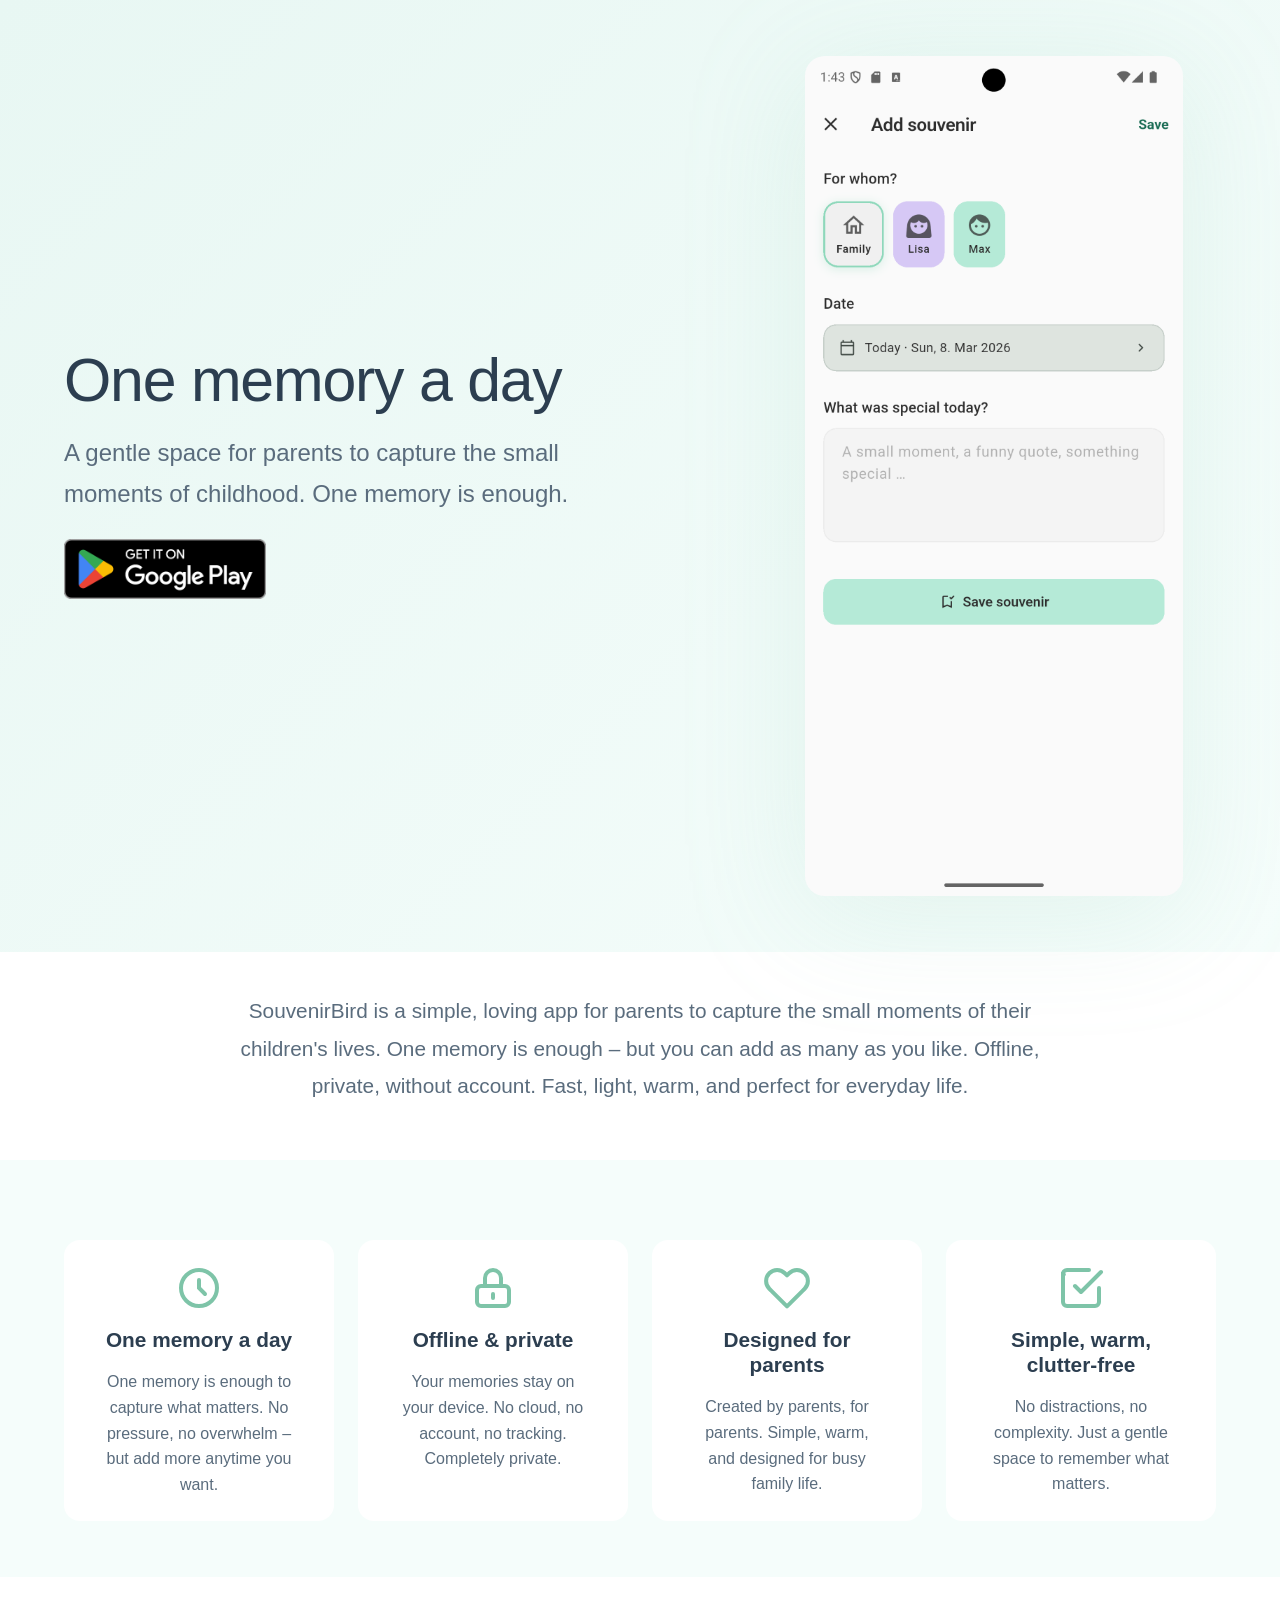
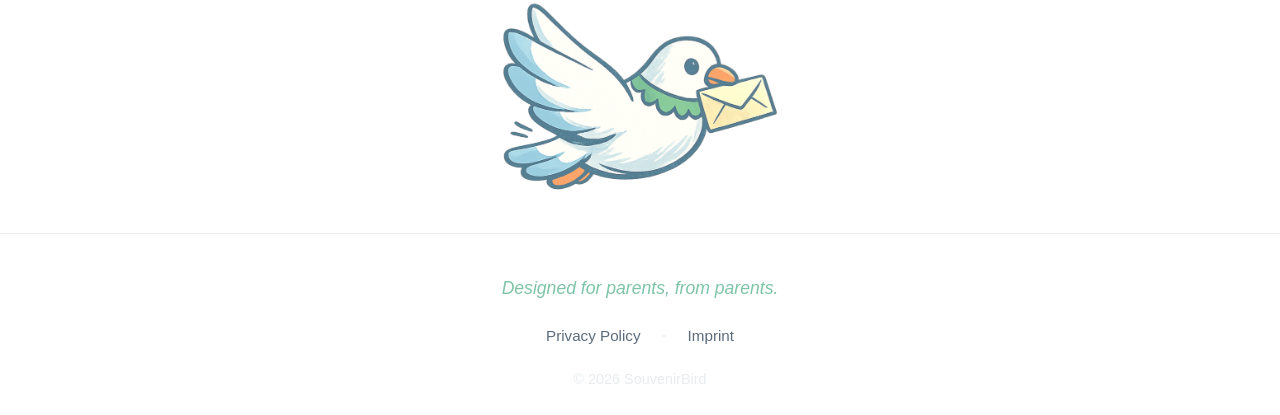
<file: index.html>
<!DOCTYPE html>
<html lang="en">
<head>
    <meta charset="UTF-8">
    <meta name="viewport" content="width=device-width, initial-scale=1.0">
    <meta name="referrer" content="no-referrer">
    <meta http-equiv="Content-Security-Policy" content="default-src 'self'; style-src 'self' 'unsafe-inline'; img-src 'self' data: https:; font-src 'self'; script-src 'self'; connect-src 'self';">
    
    <title>SouvenirBird - One Memory a Day | Simple Memory App for Parents</title>
    <meta name="description" content="SouvenirBird is a simple, loving memory app for parents to capture daily moments of childhood. Offline, private, no account needed. A gentle space for family memories, baby journal, and daily memories.">
    <meta name="keywords" content="parents, memory app, baby journal, family moments, daily memories, simple diary, parenting app, childhood memories">
    
    <!-- Open Graph / Social Media -->
    <meta property="og:type" content="website">
    <meta property="og:title" content="SouvenirBird - One Memory a Day">
    <meta property="og:description" content="A gentle space for parents to capture the small moments of childhood.">
    <meta property="og:image" content="images/og-image.png">
    
    <link rel="stylesheet" href="css/styles.css">
    <link rel="icon" type="image/png" href="images/favicon.png">
    <link rel="apple-touch-icon" sizes="180x180" href="images/favicon.png">
    <link rel="manifest" href="manifest.json">
</head>
<body>
    <!-- Hero Section -->
    <header class="hero">
        <div class="container">
            <div class="hero-content">
                <div class="hero-text">
                    <h1>One memory a day</h1>
                    <p class="subtitle">A gentle space for parents to capture the small moments of childhood. One memory is enough.</p>
                    
                    <div class="cta-primary">
                        <a href="https://play.google.com/store/apps/details?id=app.lueders.souvenirbird" 
                           class="google-play-button" 
                           target="_blank" 
                           rel="noopener">
                            <img src="images/google-play-badge.png" alt="Get it on Google Play" class="play-badge">
                        </a>
                    </div>
                </div>
                
                <div class="hero-image">
                    <img src="images/Screenshot_1772977403.png" alt="SouvenirBird App Screenshot" class="app-preview">
                </div>
            </div>
        </div>
    </header>

    <!-- Description Section -->
    <section class="description">
        <div class="container">
            <div class="description-content">
                <p class="lead">
                    SouvenirBird is a simple, loving app for parents to capture the small moments 
                    of their children's lives. One memory is enough – but you can add as many as you like. 
                    Offline, private, without account. Fast, light, warm, and perfect for everyday life.
                </p>
            </div>
        </div>
    </section>

    <!-- Features Section -->
    <section class="features">
        <div class="container">
            <div class="features-grid">
                <div class="feature">
                    <div class="feature-icon">
                        <svg width="48" height="48" viewBox="0 0 24 24" fill="none">
                            <path d="M12 8V12L15 15" stroke="#7EC4A8" stroke-width="2" stroke-linecap="round"/>
                            <circle cx="12" cy="12" r="9" stroke="#7EC4A8" stroke-width="2"/>
                        </svg>
                    </div>
                    <h3>One memory a day</h3>
                    <p>One memory is enough to capture what matters. No pressure, no overwhelm – but add more anytime you want.</p>
                </div>
                
                <div class="feature">
                    <div class="feature-icon">
                        <svg width="48" height="48" viewBox="0 0 24 24" fill="none">
                            <path d="M12 15V17M6 21H18C19.1046 21 20 20.1046 20 19V13C20 11.8954 19.1046 11 18 11H6C4.89543 11 4 11.8954 4 13V19C4 20.1046 4.89543 21 6 21Z" stroke="#7EC4A8" stroke-width="2" stroke-linecap="round"/>
                            <path d="M8 11V7C8 4.79086 9.79086 3 12 3C14.2091 3 16 4.79086 16 7V11" stroke="#7EC4A8" stroke-width="2" stroke-linecap="round"/>
                        </svg>
                    </div>
                    <h3>Offline & private</h3>
                    <p>Your memories stay on your device. No cloud, no account, no tracking. Completely private.</p>
                </div>
                
                <div class="feature">
                    <div class="feature-icon">
                        <svg width="48" height="48" viewBox="0 0 24 24" fill="none">
                            <path d="M20.84 4.61a5.5 5.5 0 0 0-7.78 0L12 5.67l-1.06-1.06a5.5 5.5 0 0 0-7.78 7.78l1.06 1.06L12 21.23l7.78-7.78 1.06-1.06a5.5 5.5 0 0 0 0-7.78z" stroke="#7EC4A8" stroke-width="2" stroke-linecap="round" stroke-linejoin="round"/>
                        </svg>
                    </div>
                    <h3>Designed for parents</h3>
                    <p>Created by parents, for parents. Simple, warm, and designed for busy family life.</p>
                </div>
                
                <div class="feature">
                    <div class="feature-icon">
                        <svg width="48" height="48" viewBox="0 0 24 24" fill="none">
                            <path d="M9 11L12 14L22 4" stroke="#7EC4A8" stroke-width="2" stroke-linecap="round" stroke-linejoin="round"/>
                            <path d="M21 12V19C21 20.1046 20.1046 21 19 21H5C3.89543 21 3 20.1046 3 19V5C3.89543 5 3 5.89543 3 5V5C3 3.89543 3.89543 3 5 3H16" stroke="#7EC4A8" stroke-width="2" stroke-linecap="round"/>
                        </svg>
                    </div>
                    <h3>Simple, warm, clutter-free</h3>
                    <p>No distractions, no complexity. Just a gentle space to remember what matters.</p>
                </div>
            </div>
        </div>
    </section>

    <!-- Bird Illustration Section -->
    <section class="bird-section">
        <div class="container">
            <div class="bird-illustration">
                <img src="images/SouvenirBird_clear_cut.PNG" alt="SouvenirBird" class="bird-img">
            </div>
        </div>
    </section>

    <!-- Footer -->
    <footer class="footer">
        <div class="container">
            <p class="footer-tagline">Designed for parents, from parents.</p>
            <nav class="footer-links">
                <a href="privacy.html">Privacy Policy</a>
                <span class="separator">·</span>
                <a href="imprint.html">Imprint</a>
            </nav>
            <p class="footer-copyright">&copy; 2026 SouvenirBird</p>
        </div>
    </footer>
</body>
</html>
</file>
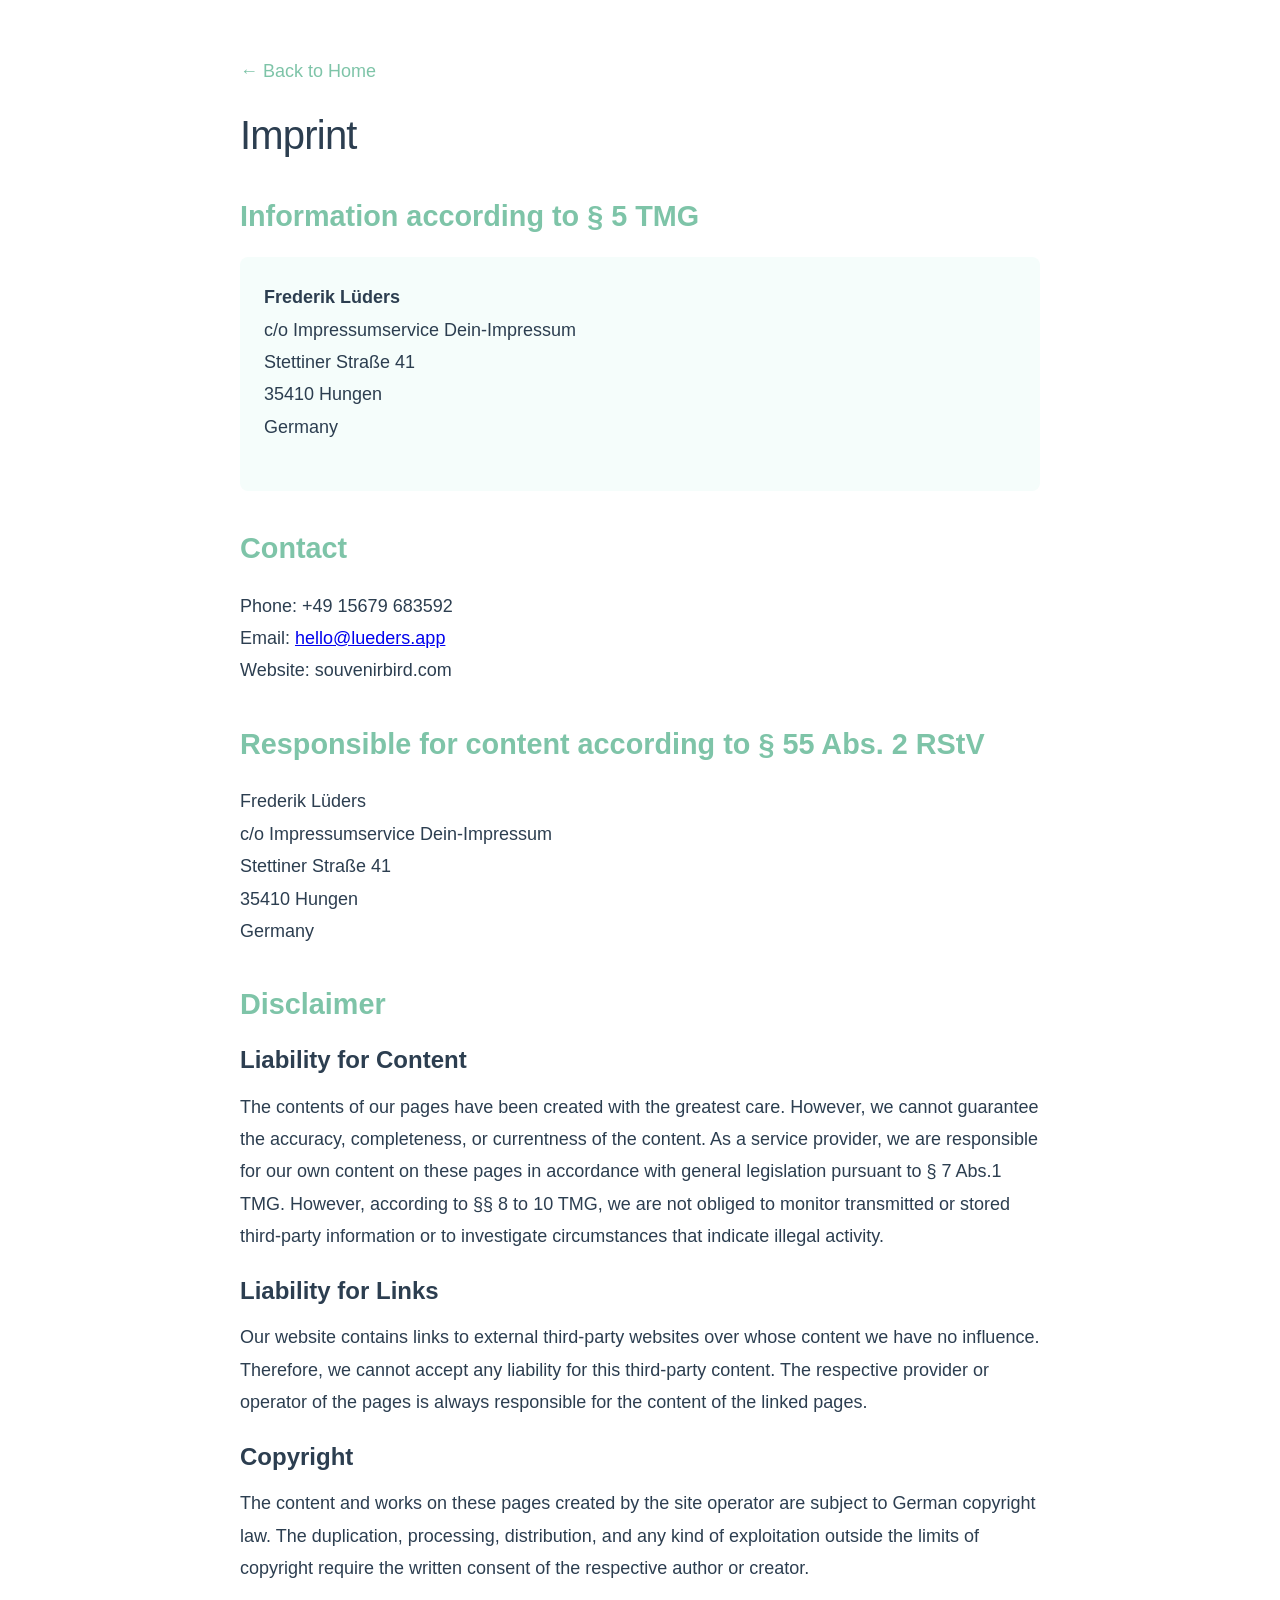
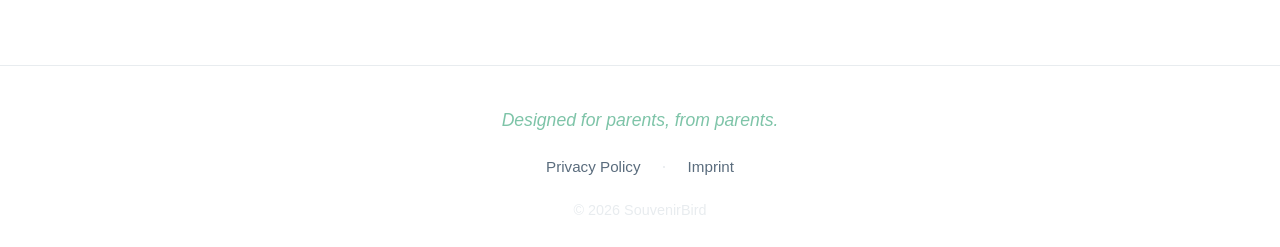
<file: imprint.html>
<!DOCTYPE html>
<html lang="en">
<head>
    <meta charset="UTF-8">
    <meta name="viewport" content="width=device-width, initial-scale=1.0">
    <meta name="referrer" content="no-referrer">
    <meta http-equiv="Content-Security-Policy" content="default-src 'self'; style-src 'self' 'unsafe-inline'; img-src 'self' data: https:; font-src 'self'; script-src 'self'; connect-src 'self';">
    
    <title>Imprint - SouvenirBird</title>
    <meta name="description" content="Imprint and legal information for SouvenirBird">
    
    <link rel="stylesheet" href="css/styles.css">
    <link rel="icon" type="image/png" href="images/favicon.png">
    
    <style>
        .legal-page {
            padding: var(--space-xl) 0;
            min-height: 70vh;
        }
        
        .legal-content {
            max-width: 800px;
            margin: 0 auto;
        }
        
        .legal-content h1 {
            font-size: 2.5rem;
            margin-bottom: var(--space-md);
            color: var(--gray-dark);
        }
        
        .legal-content h2 {
            font-size: 1.8rem;
            margin-top: var(--space-lg);
            margin-bottom: var(--space-md);
            color: var(--mint-primary);
        }
        
        .legal-content p {
            margin-bottom: var(--space-md);
            line-height: 1.8;
        }
        
        .back-link {
            display: inline-block;
            color: var(--mint-primary);
            text-decoration: none;
            margin-bottom: var(--space-md);
            transition: color 0.2s ease;
        }
        
        .back-link:hover {
            color: var(--gray-dark);
        }
        
        .contact-info {
            background: var(--mint-bg);
            padding: var(--space-md);
            border-radius: 8px;
            margin: var(--space-md) 0;
        }
    </style>
</head>
<body>
    <main class="legal-page">
        <div class="container">
            <div class="legal-content">
                <a href="index.html" class="back-link">← Back to Home</a>
                
                <h1>Imprint</h1>
                
                <h2>Information according to § 5 TMG</h2>
                <div class="contact-info">
                    <p>
                        <strong>Frederik Lüders</strong><br>
                        c/o Impressumservice Dein-Impressum<br>
                        Stettiner Straße 41<br>
                        35410 Hungen<br>
                        Germany
                    </p>
                </div>
                
                <h2>Contact</h2>
                <p>
                    Phone: +49 15679 683592<br>
                    Email: <a href="mailto:hello@lueders.app">hello@lueders.app</a><br>
                    Website: souvenirbird.com
                </p>
                
                <h2>Responsible for content according to § 55 Abs. 2 RStV</h2>
                <p>
                    Frederik Lüders<br>
                    c/o Impressumservice Dein-Impressum<br>
                    Stettiner Straße 41<br>
                    35410 Hungen<br>
                    Germany
                </p>
                
                <h2>Disclaimer</h2>
                
                <h3>Liability for Content</h3>
                <p>
                    The contents of our pages have been created with the greatest care. However, 
                    we cannot guarantee the accuracy, completeness, or currentness of the content. 
                    As a service provider, we are responsible for our own content on these pages 
                    in accordance with general legislation pursuant to § 7 Abs.1 TMG. However, 
                    according to §§ 8 to 10 TMG, we are not obliged to monitor transmitted or 
                    stored third-party information or to investigate circumstances that indicate 
                    illegal activity.
                </p>
                
                <h3>Liability for Links</h3>
                <p>
                    Our website contains links to external third-party websites over whose content 
                    we have no influence. Therefore, we cannot accept any liability for this 
                    third-party content. The respective provider or operator of the pages is always 
                    responsible for the content of the linked pages.
                </p>
                
                <h3>Copyright</h3>
                <p>
                    The content and works on these pages created by the site operator are subject 
                    to German copyright law. The duplication, processing, distribution, and any 
                    kind of exploitation outside the limits of copyright require the written 
                    consent of the respective author or creator.
                </p>
            </div>
        </div>
    </main>
    
    <footer class="footer">
        <div class="container">
            <p class="footer-tagline">Designed for parents, from parents.</p>
            <nav class="footer-links">
                <a href="privacy.html">Privacy Policy</a>
                <span class="separator">·</span>
                <a href="imprint.html">Imprint</a>
            </nav>
            <p class="footer-copyright">&copy; 2026 SouvenirBird</p>
        </div>
    </footer>
</body>
</html>
</file>
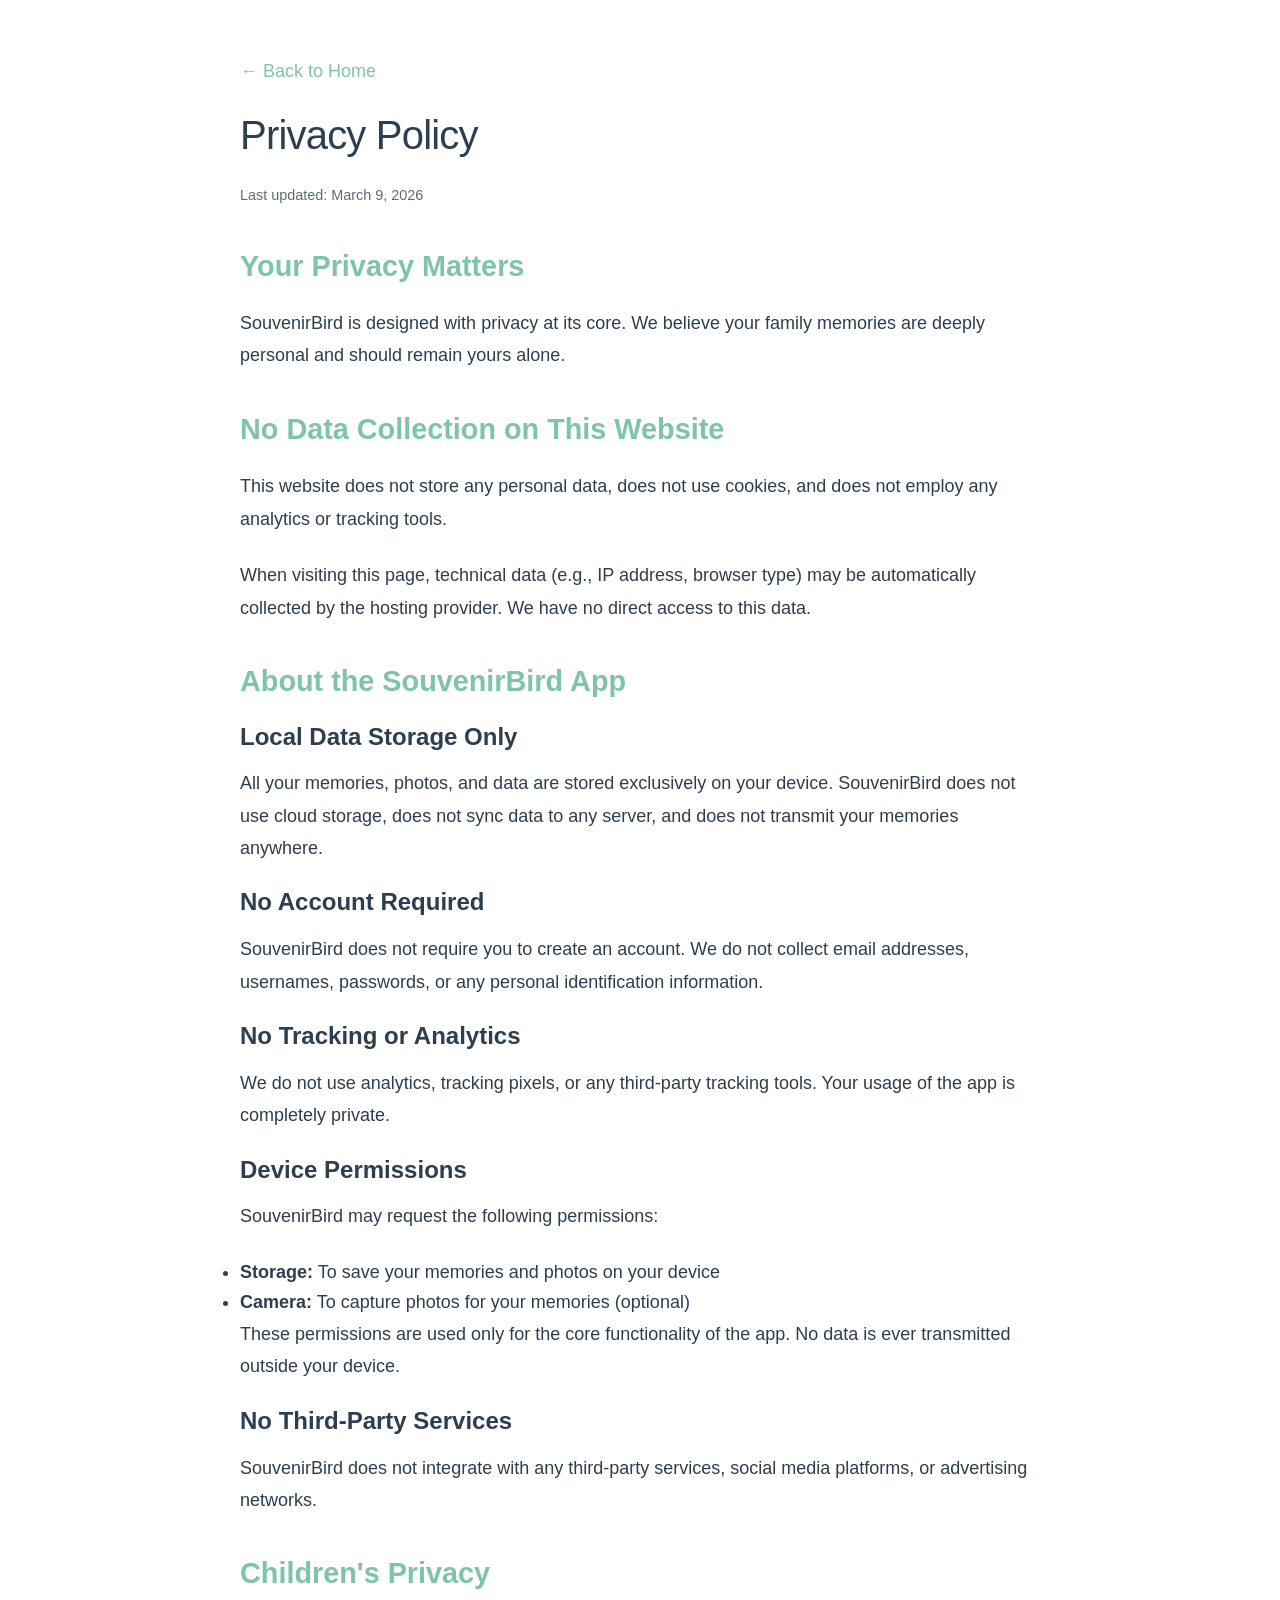
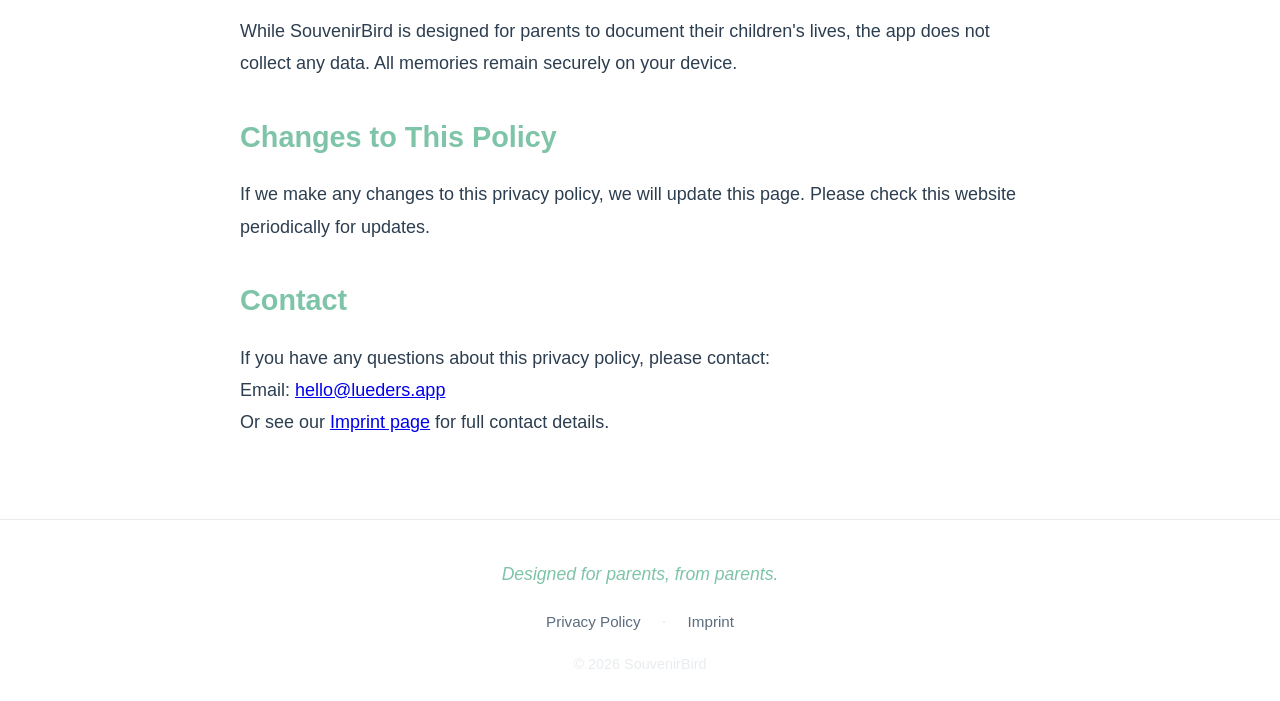
<file: privacy.html>
<!DOCTYPE html>
<html lang="en">
<head>
    <meta charset="UTF-8">
    <meta name="viewport" content="width=device-width, initial-scale=1.0">
    <meta name="referrer" content="no-referrer">
    <meta http-equiv="Content-Security-Policy" content="default-src 'self'; style-src 'self' 'unsafe-inline'; img-src 'self' data: https:; font-src 'self'; script-src 'self'; connect-src 'self';">
    
    <title>Privacy Policy - SouvenirBird</title>
    <meta name="description" content="Privacy Policy for SouvenirBird - Your memories stay on your device. No cloud, no account, no tracking.">
    
    <link rel="stylesheet" href="css/styles.css">
    <link rel="icon" type="image/png" href="images/favicon.png">
    
    <style>
        .legal-page {
            padding: var(--space-xl) 0;
            min-height: 70vh;
        }
        
        .legal-content {
            max-width: 800px;
            margin: 0 auto;
        }
        
        .legal-content h1 {
            font-size: 2.5rem;
            margin-bottom: var(--space-md);
            color: var(--gray-dark);
        }
        
        .legal-content h2 {
            font-size: 1.8rem;
            margin-top: var(--space-lg);
            margin-bottom: var(--space-md);
            color: var(--mint-primary);
        }
        
        .legal-content p {
            margin-bottom: var(--space-md);
            line-height: 1.8;
        }
        
        .back-link {
            display: inline-block;
            color: var(--mint-primary);
            text-decoration: none;
            margin-bottom: var(--space-md);
            transition: color 0.2s ease;
        }
        
        .back-link:hover {
            color: var(--gray-dark);
        }
        
        .last-updated {
            color: var(--gray-medium);
            font-size: 0.9rem;
            margin-bottom: var(--space-lg);
        }
    </style>
</head>
<body>
    <main class="legal-page">
        <div class="container">
            <div class="legal-content">
                <a href="index.html" class="back-link">← Back to Home</a>
                
                <h1>Privacy Policy</h1>
                <p class="last-updated">Last updated: March 9, 2026</p>
                
                <h2>Your Privacy Matters</h2>
                <p>
                    SouvenirBird is designed with privacy at its core. We believe your family memories 
                    are deeply personal and should remain yours alone.
                </p>
                
                <h2>No Data Collection on This Website</h2>
                <p>
                    This website does not store any personal data, does not use cookies, and does not 
                    employ any analytics or tracking tools.
                </p>
                <p>
                    When visiting this page, technical data (e.g., IP address, browser type) may be 
                    automatically collected by the hosting provider. We have no direct access to this data.
                </p>
                
                <h2>About the SouvenirBird App</h2>
                
                <h3>Local Data Storage Only</h3>
                <p>
                    All your memories, photos, and data are stored exclusively on your device. 
                    SouvenirBird does not use cloud storage, does not sync data to any server, 
                    and does not transmit your memories anywhere.
                </p>
                
                <h3>No Account Required</h3>
                <p>
                    SouvenirBird does not require you to create an account. We do not collect 
                    email addresses, usernames, passwords, or any personal identification information.
                </p>
                
                <h3>No Tracking or Analytics</h3>
                <p>
                    We do not use analytics, tracking pixels, or any third-party tracking tools. 
                    Your usage of the app is completely private.
                </p>
                
                <h3>Device Permissions</h3>
                <p>
                    SouvenirBird may request the following permissions:
                </p>
                <ul>
                    <li><strong>Storage:</strong> To save your memories and photos on your device</li>
                    <li><strong>Camera:</strong> To capture photos for your memories (optional)</li>
                </ul>
                <p>
                    These permissions are used only for the core functionality of the app. 
                    No data is ever transmitted outside your device.
                </p>
                
                <h3>No Third-Party Services</h3>
                <p>
                    SouvenirBird does not integrate with any third-party services, social media 
                    platforms, or advertising networks.
                </p>
                
                <h2>Children's Privacy</h2>
                <p>
                    While SouvenirBird is designed for parents to document their children's lives, 
                    the app does not collect any data. All memories remain securely on your device.
                </p>
                
                <h2>Changes to This Policy</h2>
                <p>
                    If we make any changes to this privacy policy, we will update this page. 
                    Please check this website periodically for updates.
                </p>
                
                <h2>Contact</h2>
                <p>
                    If you have any questions about this privacy policy, please contact:<br>
                    Email: <a href="mailto:hello@lueders.app">hello@lueders.app</a><br>
                    Or see our <a href="imprint.html">Imprint page</a> for full contact details.
                </p>
            </div>
        </div>
    </main>
    
    <footer class="footer">
        <div class="container">
            <p class="footer-tagline">Designed for parents, from parents.</p>
            <nav class="footer-links">
                <a href="privacy.html">Privacy Policy</a>
                <span class="separator">·</span>
                <a href="imprint.html">Imprint</a>
            </nav>
            <p class="footer-copyright">&copy; 2026 SouvenirBird</p>
        </div>
    </footer>
</body>
</html>
</file>
<file: css/styles.css>
/* ==========================================
   SouvenirBird Landing Page Styles
   ==========================================
   Minimalist, warm, calm design
   Mint accents, plenty of whitespace
   ========================================== */

/* Reset & Base Styles */
* {
    margin: 0;
    padding: 0;
    box-sizing: border-box;
}

:root {
    /* Color Palette */
    --mint-primary: #7EC4A8;
    --mint-light: #B8E6D5;
    --mint-bg: #F5FDFB;
    --mint-bg-darker: #E8F7F3;
    --gray-dark: #2C3E50;
    --gray-medium: #5A6C7D;
    --gray-light: #E8ECEF;
    --white: #FFFFFF;
    
    /* Typography */
    --font-main: -apple-system, BlinkMacSystemFont, 'Segoe UI', 'Inter', 'Helvetica Neue', Arial, sans-serif;
    --font-heading: -apple-system, BlinkMacSystemFont, 'Segoe UI', 'Inter', 'Helvetica Neue', Arial, sans-serif;
    
    /* Spacing */
    --space-xs: 0.5rem;
    --space-sm: 1rem;
    --space-md: 1.5rem;
    --space-lg: 2.5rem;
    --space-xl: 3.5rem;
    --space-xxl: 5rem;
    
    /* Container */
    --container-max: 1200px;
}

/* Typography */
body {
    font-family: var(--font-main);
    font-size: 18px;
    line-height: 1.7;
    color: var(--gray-dark);
    background-color: var(--white);
    -webkit-font-smoothing: antialiased;
    -moz-osx-font-smoothing: grayscale;
}

h1, h2, h3, h4, h5, h6 {
    font-family: var(--font-heading);
    font-weight: 600;
    line-height: 1.2;
    color: var(--gray-dark);
}

h1 {
    font-size: 3.8rem;
    font-weight: 500;
    letter-spacing: -0.02em;
    margin-bottom: var(--space-sm);
}

h2 {
    font-size: 2.5rem;
    margin-bottom: var(--space-md);
}

h3 {
    font-size: 1.5rem;
    margin-bottom: var(--space-sm);
}

p {
    margin-bottom: var(--space-sm);
}

/* Layout */
.container {
    max-width: var(--container-max);
    margin: 0 auto;
    padding: 0 var(--space-md);
}

/* Hero Section */
.hero {
    background: linear-gradient(135deg, var(--mint-bg-darker) 0%, var(--mint-bg) 100%);
    padding: var(--space-xl) 0;
    min-height: 70vh;
    display: flex;
    align-items: center;
}

.hero-content {
    display: grid;
    grid-template-columns: 1.2fr 0.8fr;
    gap: var(--space-lg);
    align-items: center;
}

.hero-text {
    animation: fadeInUp 0.8s ease-out;
}

.subtitle {
    font-size: 1.5rem;
    color: var(--gray-medium);
    font-weight: 300;
    line-height: 1.7;
    margin-bottom: var(--space-md);
    max-width: 580px;
}

.cta-primary {
    margin-top: var(--space-md);
}

.google-play-button {
    display: inline-block;
    transition: transform 0.2s ease, opacity 0.2s ease;
}

.google-play-button:hover {
    transform: translateY(-3px);
    opacity: 0.9;
}

.play-badge {
    height: 60px;
    width: auto;
}

.hero-image {
    display: flex;
    justify-content: center;
    align-items: center;
    animation: fadeIn 1s ease-out;
}

.app-preview {
    max-width: 85%;
    height: auto;
    filter: drop-shadow(0 20px 60px rgba(126, 196, 168, 0.15));
    border-radius: 20px;
}

/* Description Section */
.description {
    padding: var(--space-lg) 0;
    background-color: var(--white);
}

.description-content {
    max-width: 800px;
    margin: 0 auto;
    text-align: center;
}

.lead {
    font-size: 1.3rem;
    line-height: 1.8;
    color: var(--gray-medium);
    font-weight: 300;
}

/* Features Section */
.features {
    padding: var(--space-xl) 0;
    background-color: var(--mint-bg);
}

.features-grid {
    display: grid;
    grid-template-columns: repeat(auto-fit, minmax(260px, 1fr));
    gap: var(--space-md);
    margin-top: var(--space-md);
}

.feature {
    background: var(--white);
    padding: var(--space-md) var(--space-lg);
    border-radius: 16px;
    text-align: center;
    transition: transform 0.3s ease, box-shadow 0.3s ease;
}

.feature:hover {
    transform: translateY(-5px);
    box-shadow: 0 10px 40px rgba(126, 196, 168, 0.15);
}

.feature-icon {
    margin-bottom: var(--space-sm);
    display: flex;
    justify-content: center;
    align-items: center;
}

.feature h3 {
    color: var(--gray-dark);
    margin-bottom: var(--space-sm);
    font-size: 1.3rem;
}

.feature p {
    color: var(--gray-medium);
    font-size: 1rem;
    line-height: 1.6;
    margin: 0;
}

/* Bird Illustration Section */
.bird-section {
    padding: var(--space-md) 0 var(--space-lg) 0;
    background-color: var(--white);
}

.bird-illustration {
    display: flex;
    justify-content: center;
    align-items: center;
    padding: 0;
}

.bird-img {
    max-width: 280px;
    width: 100%;
    height: auto;
    opacity: 0.7;
}

/* Footer */
.footer {
    background-color: var(--white);
    padding: var(--space-lg) 0 var(--space-md) 0;
    text-align: center;
    border-top: 1px solid var(--gray-light);
}

.footer-tagline {
    font-size: 1.1rem;
    color: var(--mint-primary);
    margin-bottom: var(--space-sm);
    font-style: italic;
    font-weight: 300;
}

.footer-links {
    margin-bottom: var(--space-sm);
}

.footer-links a {
    color: var(--gray-medium);
    text-decoration: none;
    font-size: 0.95rem;
    transition: color 0.2s ease;
}

.footer-links a:hover {
    color: var(--mint-primary);
}

.separator {
    margin: 0 var(--space-sm);
    color: var(--gray-light);
}

.footer-copyright {
    font-size: 0.9rem;
    color: var(--gray-light);
    margin: 0;
}

/* Animations */
@keyframes fadeInUp {
    from {
        opacity: 0;
        transform: translateY(30px);
    }
    to {
        opacity: 1;
        transform: translateY(0);
    }
}

@keyframes fadeIn {
    from {
        opacity: 0;
    }
    to {
        opacity: 1;
    }
}

/* Responsive Design */
@media (max-width: 968px) {
    :root {
        --space-xl: 2.5rem;
        --space-xxl: 3.5rem;
    }
    
    h1 {
        font-size: 2.8rem;
    }
    
    .hero-content {
        grid-template-columns: 1fr;
        gap: var(--space-lg);
    }
    
    .hero-image {
        order: -1;
    }
    
    .hero-text {
        text-align: center;
    }
    
    .subtitle {
        margin-left: auto;
        margin-right: auto;
    }
    
    .features-grid {
        grid-template-columns: repeat(auto-fit, minmax(240px, 1fr));
        gap: var(--space-md);
    }
}

@media (max-width: 640px) {
    :root {
        --space-lg: 2rem;
        --space-xl: 2rem;
        --space-xxl: 2.5rem;
    }
    
    body {
        font-size: 16px;
    }
    
    h1 {
        font-size: 2.2rem;
    }
    
    .subtitle {
        font-size: 1.1rem;
    }
    
    .lead {
        font-size: 1.1rem;
    }
    
    .hero {
        padding: var(--space-md) 0;
        min-height: auto;
    }
    
    .play-badge {
        height: 50px;
    }
    
    .features-grid {
        grid-template-columns: 1fr;
    }
    
    .feature {
        padding: var(--space-md);
    }
    
    .bird-img {
        max-width: 220px;
    }
}

/* Accessibility */
a:focus,
button:focus {
    outline: 2px solid var(--mint-primary);
    outline-offset: 2px;
}

@media (prefers-reduced-motion: reduce) {
    *,
    *::before,
    *::after {
        animation-duration: 0.01ms !important;
        animation-iteration-count: 1 !important;
        transition-duration: 0.01ms !important;
    }
}
</file>
